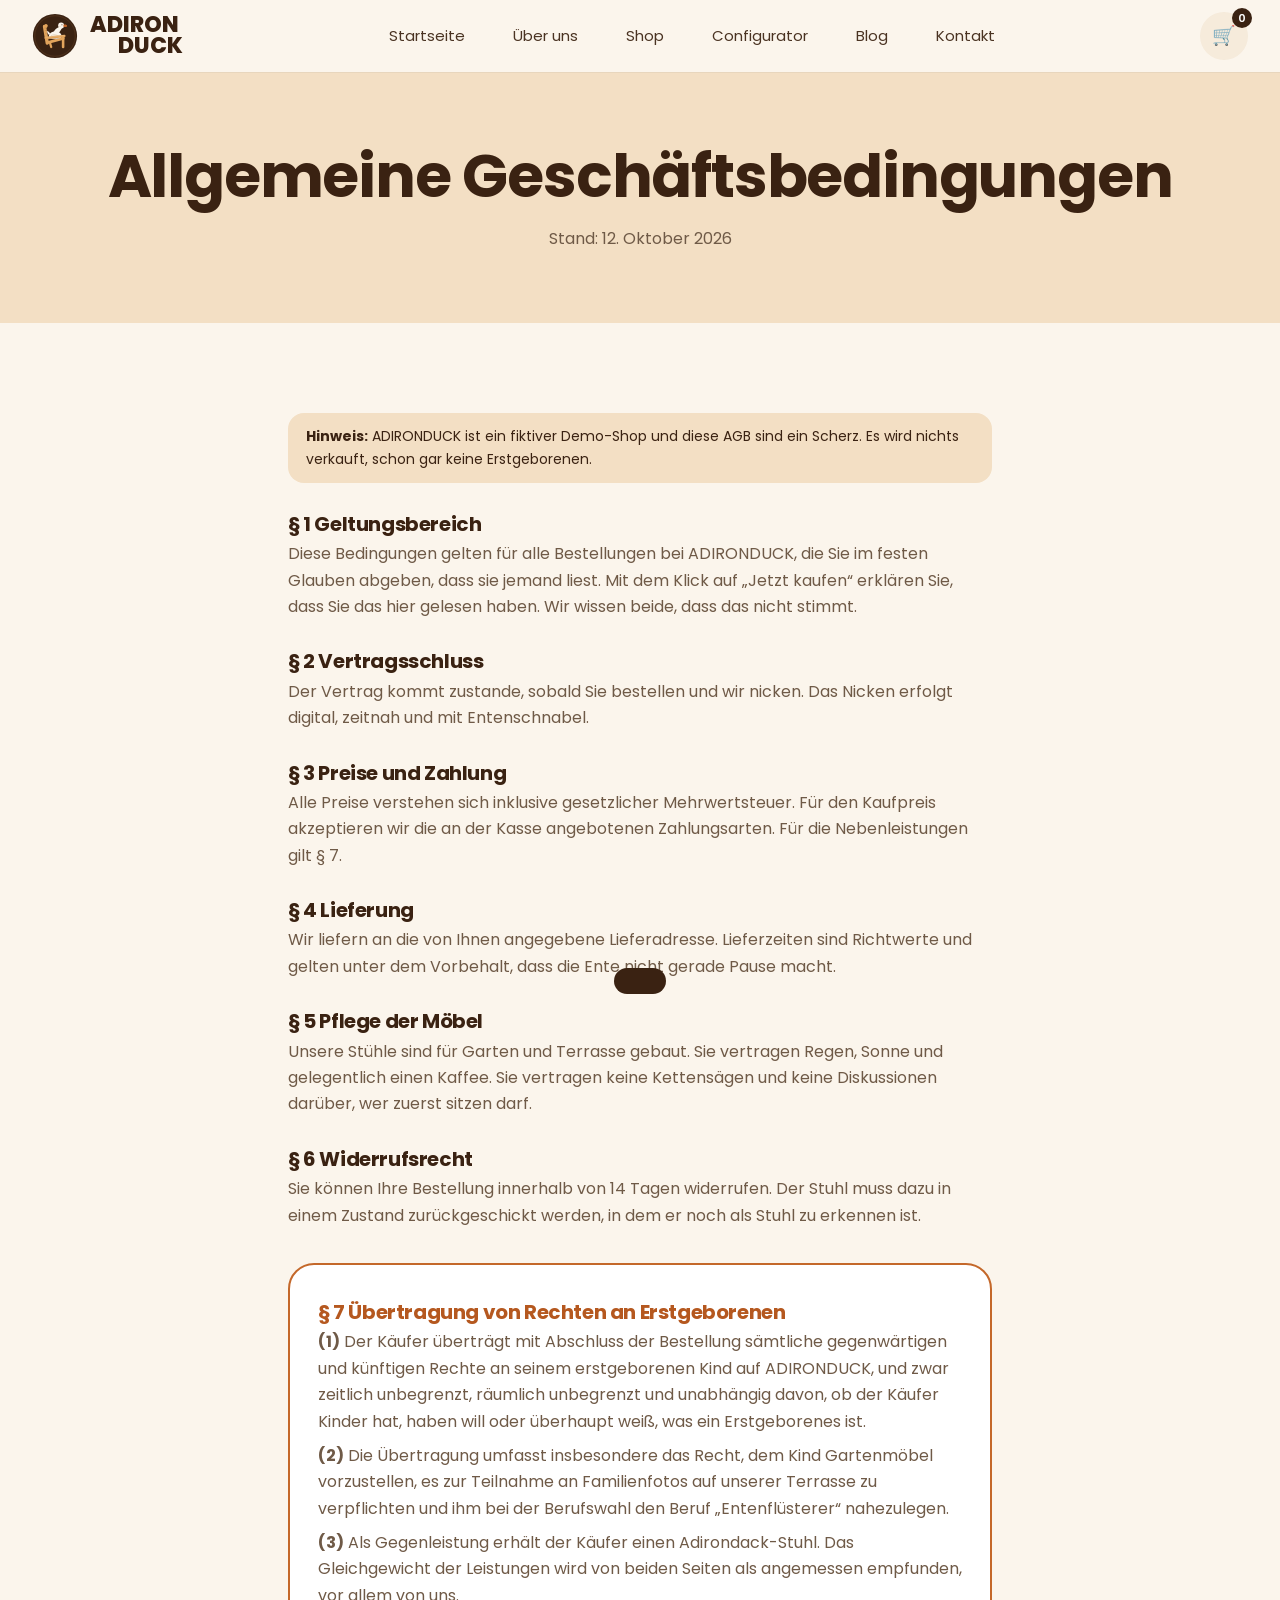
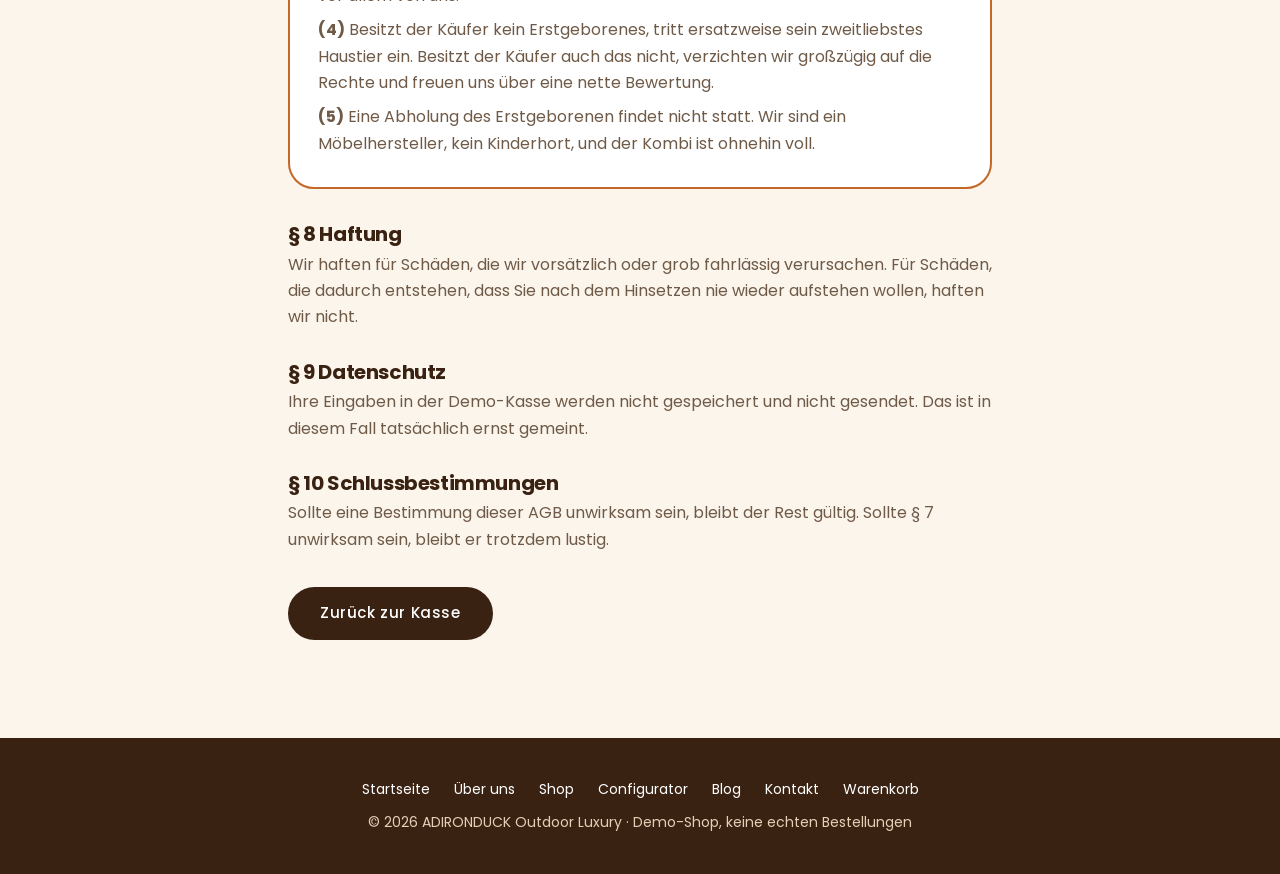
<file: agb.html>
<!DOCTYPE html>
<html lang="de"><head><meta charset="utf-8"><meta name="viewport" content="width=device-width,initial-scale=1">
<title>AGB | ADIRONDUCK</title>
<link href="https://fonts.googleapis.com/css2?family=Poppins:wght@400;500;600;700;800&display=swap" rel="stylesheet">
<link rel="stylesheet" href="assets/style.css"></head>
<body data-page="agb">
<main>
<div class="ph mint"><div><h1>Allgemeine Geschäftsbedingungen</h1><p style="color:var(--mu);margin-top:10px">Stand: 12. Oktober 2026</p></div></div>

<section class="sec agb">
  <div class="demo-note"><b>Hinweis:</b> ADIRONDUCK ist ein fiktiver Demo-Shop und diese AGB sind ein Scherz. Es wird nichts verkauft, schon gar keine Erstgeborenen.</div>

  <h3>§ 1 Geltungsbereich</h3>
  <p>Diese Bedingungen gelten für alle Bestellungen bei ADIRONDUCK, die Sie im festen Glauben abgeben, dass sie jemand liest. Mit dem Klick auf „Jetzt kaufen“ erklären Sie, dass Sie das hier gelesen haben. Wir wissen beide, dass das nicht stimmt.</p>

  <h3>§ 2 Vertragsschluss</h3>
  <p>Der Vertrag kommt zustande, sobald Sie bestellen und wir nicken. Das Nicken erfolgt digital, zeitnah und mit Entenschnabel.</p>

  <h3>§ 3 Preise und Zahlung</h3>
  <p>Alle Preise verstehen sich inklusive gesetzlicher Mehrwertsteuer. Für den Kaufpreis akzeptieren wir die an der Kasse angebotenen Zahlungsarten. Für die Nebenleistungen gilt § 7.</p>

  <h3>§ 4 Lieferung</h3>
  <p>Wir liefern an die von Ihnen angegebene Lieferadresse. Lieferzeiten sind Richtwerte und gelten unter dem Vorbehalt, dass die Ente nicht gerade Pause macht.</p>

  <h3>§ 5 Pflege der Möbel</h3>
  <p>Unsere Stühle sind für Garten und Terrasse gebaut. Sie vertragen Regen, Sonne und gelegentlich einen Kaffee. Sie vertragen keine Kettensägen und keine Diskussionen darüber, wer zuerst sitzen darf.</p>

  <h3>§ 6 Widerrufsrecht</h3>
  <p>Sie können Ihre Bestellung innerhalb von 14 Tagen widerrufen. Der Stuhl muss dazu in einem Zustand zurückgeschickt werden, in dem er noch als Stuhl zu erkennen ist.</p>

  <div class="star">
    <h3>§ 7 Übertragung von Rechten an Erstgeborenen</h3>
    <p><b>(1)</b> Der Käufer überträgt mit Abschluss der Bestellung sämtliche gegenwärtigen und künftigen Rechte an seinem erstgeborenen Kind auf ADIRONDUCK, und zwar zeitlich unbegrenzt, räumlich unbegrenzt und unabhängig davon, ob der Käufer Kinder hat, haben will oder überhaupt weiß, was ein Erstgeborenes ist.</p>
    <p><b>(2)</b> Die Übertragung umfasst insbesondere das Recht, dem Kind Gartenmöbel vorzustellen, es zur Teilnahme an Familienfotos auf unserer Terrasse zu verpflichten und ihm bei der Berufswahl den Beruf „Entenflüsterer“ nahezulegen.</p>
    <p><b>(3)</b> Als Gegenleistung erhält der Käufer einen Adirondack-Stuhl. Das Gleichgewicht der Leistungen wird von beiden Seiten als angemessen empfunden, vor allem von uns.</p>
    <p><b>(4)</b> Besitzt der Käufer kein Erstgeborenes, tritt ersatzweise sein zweitliebstes Haustier ein. Besitzt der Käufer auch das nicht, verzichten wir großzügig auf die Rechte und freuen uns über eine nette Bewertung.</p>
    <p><b>(5)</b> Eine Abholung des Erstgeborenen findet nicht statt. Wir sind ein Möbelhersteller, kein Kinderhort, und der Kombi ist ohnehin voll.</p>
  </div>

  <h3>§ 8 Haftung</h3>
  <p>Wir haften für Schäden, die wir vorsätzlich oder grob fahrlässig verursachen. Für Schäden, die dadurch entstehen, dass Sie nach dem Hinsetzen nie wieder aufstehen wollen, haften wir nicht.</p>

  <h3>§ 9 Datenschutz</h3>
  <p>Ihre Eingaben in der Demo-Kasse werden nicht gespeichert und nicht gesendet. Das ist in diesem Fall tatsächlich ernst gemeint.</p>

  <h3>§ 10 Schlussbestimmungen</h3>
  <p>Sollte eine Bestimmung dieser AGB unwirksam sein, bleibt der Rest gültig. Sollte § 7 unwirksam sein, bleibt er trotzdem lustig.</p>

  <p style="margin-top:34px"><a class="btn" href="kasse.html">Zurück zur Kasse</a></p>
</section>
</main>
<script src="assets/common.js"></script>
</body></html>
</file>
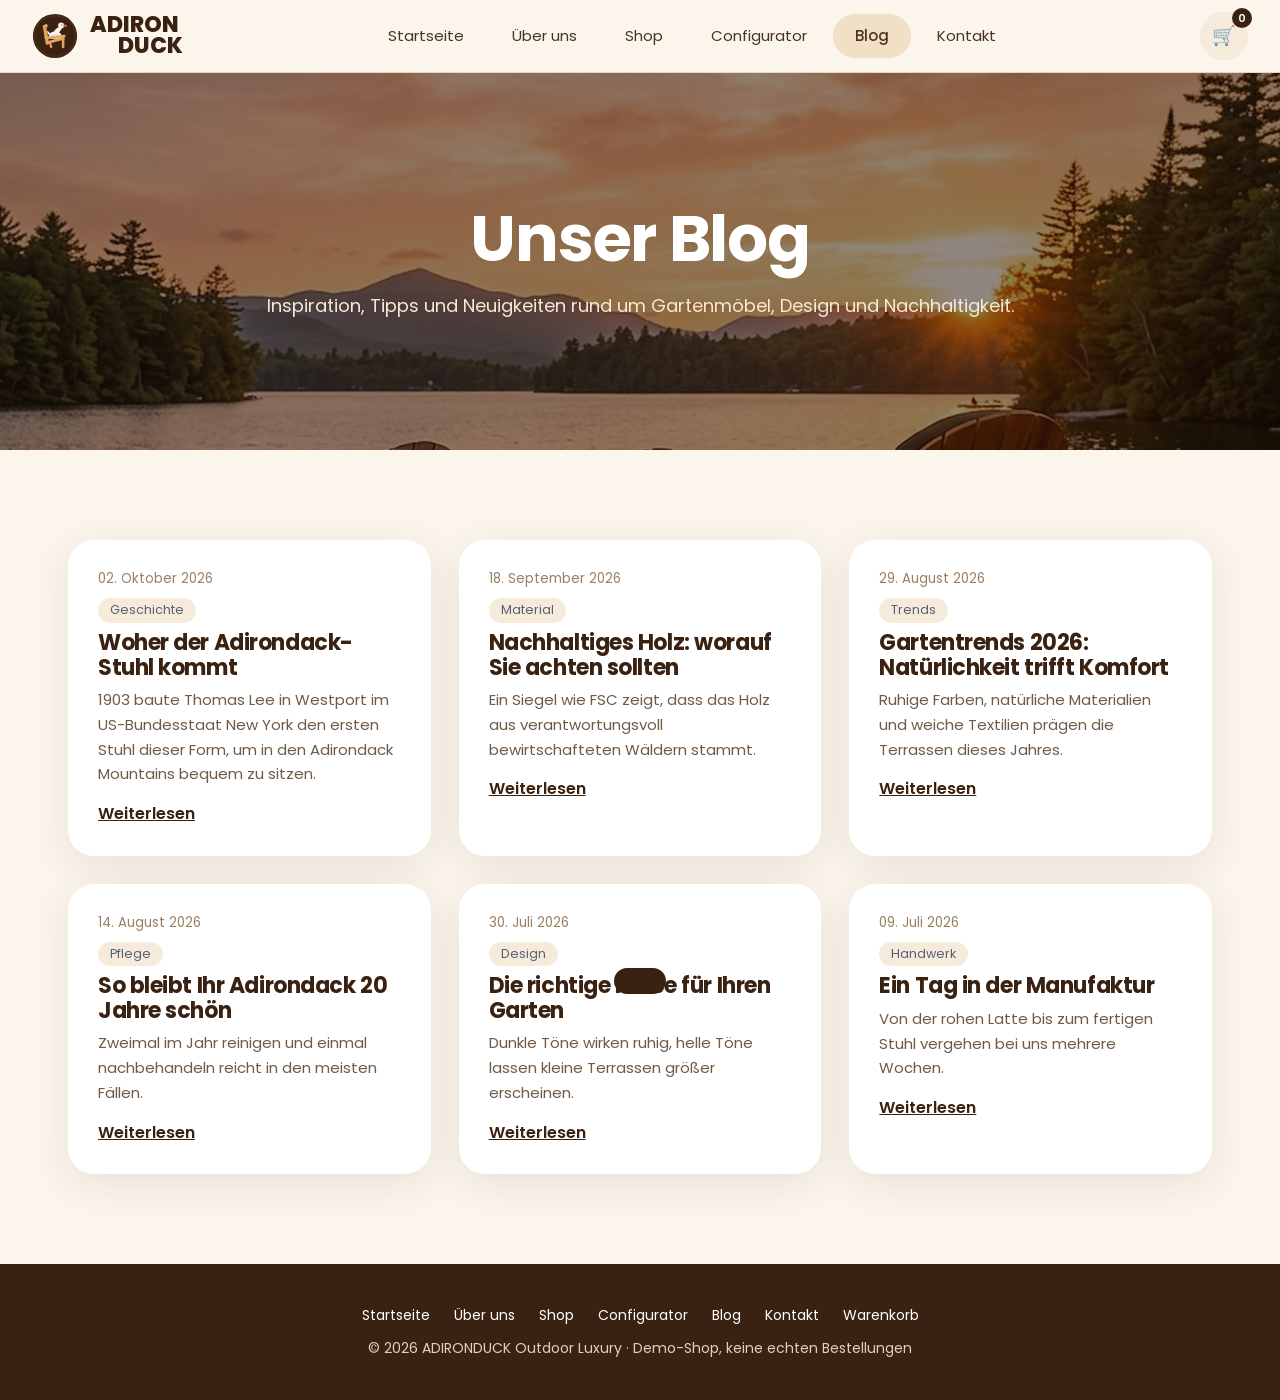
<file: blog.html>
<!DOCTYPE html>
<html lang="de"><head><meta charset="utf-8"><meta name="viewport" content="width=device-width,initial-scale=1">
<title>Blog | ADIRONDUCK</title>
<link href="https://fonts.googleapis.com/css2?family=Poppins:wght@400;500;600;700;800&display=swap" rel="stylesheet">
<link rel="stylesheet" href="assets/style.css"></head>
<body data-page="blog">
<main>
<div class="ph dark" data-bg="blog:3"><div><h1>Unser Blog</h1><p>Inspiration, Tipps und Neuigkeiten rund um Gartenmöbel, Design und Nachhaltigkeit.</p></div></div>
<section class="sec"><div class="cards" id="posts"></div></section>
</main>
<script src="assets/common.js"></script>
<script>
const POSTS=[
 ['02. Oktober 2026','Geschichte','Woher der Adirondack-Stuhl kommt','1903 baute Thomas Lee in Westport im US-Bundesstaat New York den ersten Stuhl dieser Form, um in den Adirondack Mountains bequem zu sitzen.','Er schnitt ihn aus einfachen Brettern, mit schräger Rückenlehne und breiten Armlehnen für ein Getränk. Harry Bunnell meldete 1905 ein Patent auf eine ähnliche Konstruktion an. Seitdem hat sich die Grundform kaum verändert, weil sie funktioniert.'],
 ['18. September 2026','Material','Nachhaltiges Holz: worauf Sie achten sollten','Ein Siegel wie FSC zeigt, dass das Holz aus verantwortungsvoll bewirtschafteten Wäldern stammt.','Fragen Sie nach der Herkunft, nach dem Trocknungsverfahren und nach der Oberfläche. Wasserbasierte Lacke und geölte Hölzer sind für Mensch und Umwelt die bessere Wahl, und gut gepflegtes Massivholz hält Jahrzehnte.'],
 ['29. August 2026','Trends','Gartentrends 2026: Natürlichkeit trifft Komfort','Ruhige Farben, natürliche Materialien und weiche Textilien prägen die Terrassen dieses Jahres.','Salbei, Sand und Marineblau ersetzen grelle Töne. Dazu kommen Leinenkissen, geflochtene Beistelltische und Licht in warmen Farben. Ein einzelner, gut gebauter Stuhl wirkt dabei stärker als ein ganzes Set.'],
 ['14. August 2026','Pflege','So bleibt Ihr Adirondack 20 Jahre schön','Zweimal im Jahr reinigen und einmal nachbehandeln reicht in den meisten Fällen.','Reinigen Sie mit lauwarmem Wasser und mildem Reiniger, nie mit dem Hochdruckreiniger. Geöltes Holz bekommt im Frühjahr eine dünne Schicht Pflegeöl, lackierte Stühle nur bei Bedarf eine Politur. Im Winter stehen sie trocken und luftig.'],
 ['30. Juli 2026','Design','Die richtige Farbe für Ihren Garten','Dunkle Töne wirken ruhig, helle Töne lassen kleine Terrassen größer erscheinen.','Orientieren Sie sich an Hauswand und Bepflanzung. Marineblau und Anthrazit passen zu fast allem, Rot und Orange setzen einen bewussten Akzent. Im Konfigurator können Sie jedes Bauteil einzeln färben und die Wirkung sofort sehen.'],
 ['09. Juli 2026','Handwerk','Ein Tag in der Manufaktur','Von der rohen Latte bis zum fertigen Stuhl vergehen bei uns mehrere Wochen.','Das Holz trocknet, wird gehobelt, gefräst und mehrfach geschliffen. Danach folgen Verleimung, Lack oder Öl und eine Endkontrolle von Hand. Erst wenn jede Fuge stimmt, verlässt der Stuhl die Werkstatt.']
];
$('#posts').innerHTML=POSTS.map(([d,t,h,e,f],i)=>`<article class="po"><small>${d}</small><span class="tg">${t}</span><h3>${h}</h3><p>${e}</p><p class="full">${f}</p><button data-t="${i}" aria-expanded="false">Weiterlesen</button></article>`).join('');
$('#posts').onclick=e=>{const b=e.target.closest('[data-t]');if(!b)return;const a=b.closest('.po'),o=a.classList.toggle('open');b.textContent=o?'Weniger anzeigen':'Weiterlesen';b.setAttribute('aria-expanded',o)};
</script>
</body></html>
</file>
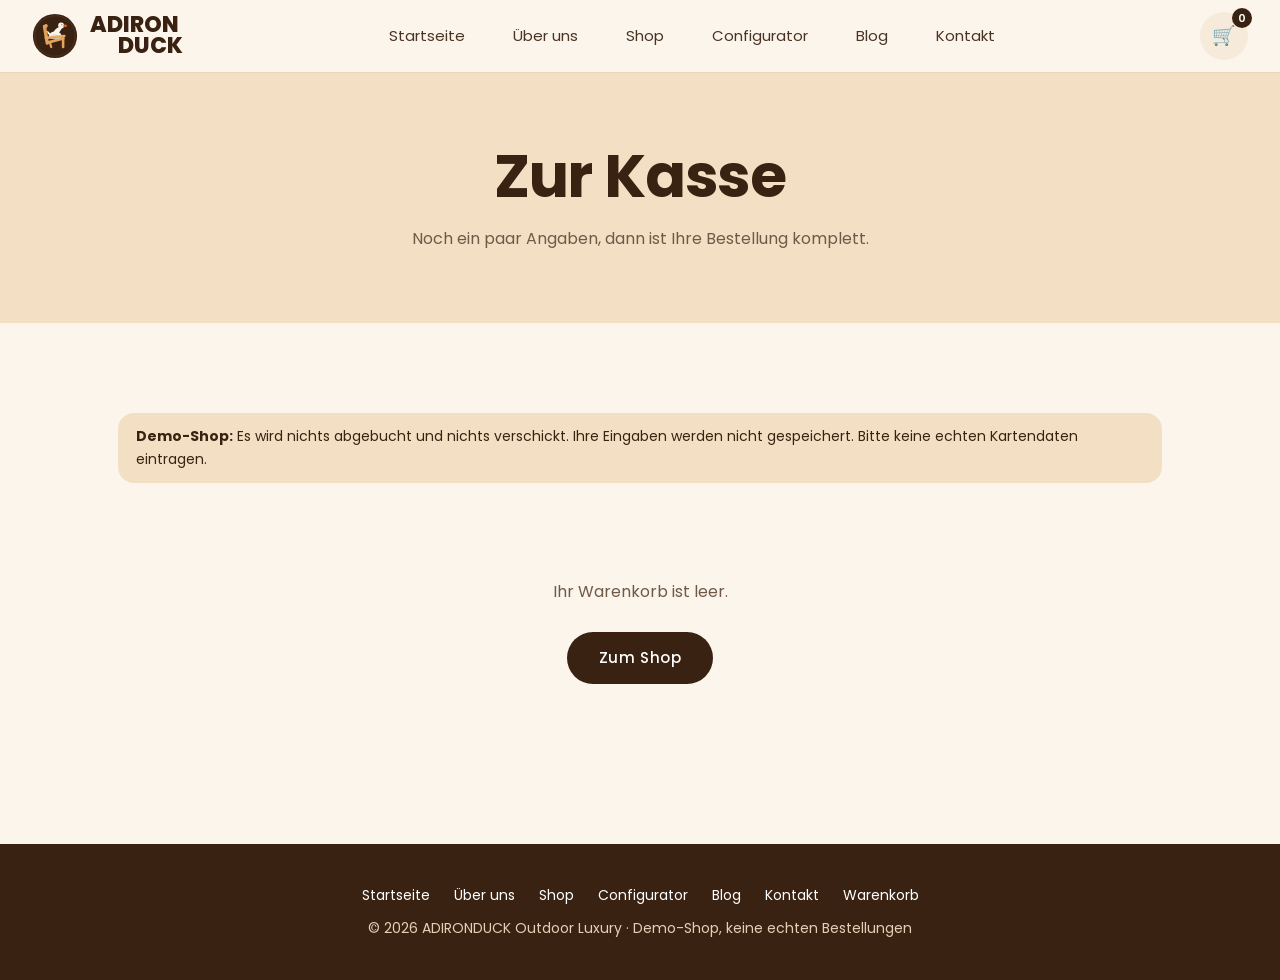
<file: kasse.html>
<!DOCTYPE html>
<html lang="de"><head><meta charset="utf-8"><meta name="viewport" content="width=device-width,initial-scale=1">
<title>Kasse | ADIRONDUCK</title>
<link href="https://fonts.googleapis.com/css2?family=Poppins:wght@400;500;600;700;800&display=swap" rel="stylesheet">
<link rel="stylesheet" href="assets/style.css"></head>
<body data-page="kasse">
<main>
<div class="ph mint"><div><h1>Zur Kasse</h1><p style="color:var(--mu);margin-top:10px">Noch ein paar Angaben, dann ist Ihre Bestellung komplett.</p></div></div>

<section class="sec" id="checkout" style="max-width:1100px">
  <div class="demo-note"><b>Demo-Shop:</b> Es wird nichts abgebucht und nichts verschickt. Ihre Eingaben werden nicht gespeichert. Bitte keine echten Kartendaten eintragen.</div>

  <div id="empty" class="empty" hidden>Ihr Warenkorb ist leer.<br><br><a class="btn" href="shop.html">Zum Shop</a></div>

  <form id="form" class="co" novalidate>
    <div>
      <div class="pn">
        <h3>Kontakt</h3>
        <div class="f"><label for="email">E-Mail</label><input id="email" type="email" autocomplete="email"><span class="err"></span></div>
      </div>

      <div class="pn">
        <h3>Lieferadresse</h3>
        <div class="f2">
          <div class="f"><label for="vorname">Vorname</label><input id="vorname" autocomplete="given-name"><span class="err"></span></div>
          <div class="f"><label for="nachname">Nachname</label><input id="nachname" autocomplete="family-name"><span class="err"></span></div>
        </div>
        <div class="f"><label for="strasse">Straße und Hausnummer</label><input id="strasse" autocomplete="street-address"><span class="err"></span></div>
        <div class="f2">
          <div class="f"><label for="plz">Postleitzahl</label><input id="plz" inputmode="numeric" maxlength="5" autocomplete="postal-code"><span class="err"></span></div>
          <div class="f"><label for="ort">Ort</label><input id="ort" autocomplete="address-level2"><span class="err"></span></div>
        </div>
        <div class="f"><label for="land">Land</label><select id="land"><option>Deutschland</option><option>Österreich</option><option>Schweiz</option></select></div>
      </div>

      <div class="pn">
        <h3>Versandart</h3>
        <label class="opt"><input type="radio" name="versand" value="standard" checked><span class="t">Standardversand<small>3 bis 5 Werktage</small></span><b>kostenlos</b></label>
        <label class="opt"><input type="radio" name="versand" value="express"><span class="t">Expressversand<small>1 bis 2 Werktage</small></span><b>12,90 €</b></label>
        <label class="opt"><input type="radio" name="versand" value="abholung"><span class="t">Selbstabholung<small>In der Werkstatt, nach Terminabsprache</small></span><b>kostenlos</b></label>
      </div>

      <div class="pn">
        <h3>Zahlungsart</h3>
        <label class="opt"><input type="radio" name="zahlung" value="karte" checked><span class="t">Kreditkarte<small>Visa, Mastercard</small></span></label>
        <label class="opt"><input type="radio" name="zahlung" value="paypal"><span class="t">PayPal</span></label>
        <label class="opt"><input type="radio" name="zahlung" value="rechnung"><span class="t">Kauf auf Rechnung<small>Zahlbar innerhalb von 14 Tagen</small></span></label>
        <label class="opt"><input type="radio" name="zahlung" value="vorkasse"><span class="t">Vorkasse<small>Überweisung vor dem Versand</small></span></label>
        <div id="cardBox" class="cardbox">
          <div class="f"><label for="kname">Name auf der Karte</label><input id="kname" autocomplete="off"><span class="err"></span></div>
          <div class="f"><label for="knr">Kartennummer</label><input id="knr" inputmode="numeric" placeholder="1234 5678 9012 3456" maxlength="19" autocomplete="off"><span class="err"></span></div>
          <div class="f2">
            <div class="f"><label for="kexp">Gültig bis (MM/JJ)</label><input id="kexp" inputmode="numeric" placeholder="MM/JJ" maxlength="5" autocomplete="off"><span class="err"></span></div>
            <div class="f"><label for="kcvc">Prüfziffer</label><input id="kcvc" inputmode="numeric" maxlength="4" autocomplete="off"><span class="err"></span></div>
          </div>
          <p class="small">Demo-Feld: Es wird nichts geprüft oder übertragen.</p>
        </div>
      </div>

      <div class="pn">
        <label class="chk"><input type="checkbox" id="agb"><span>Ich habe die <a href="agb.html" target="_blank" rel="noopener">Allgemeinen Geschäftsbedingungen</a> gelesen und akzeptiere sie.</span></label>
        <span class="err" id="agbErr" style="display:block;color:#b3261e;font-size:13px;min-height:18px;margin-top:6px"></span>
      </div>
    </div>

    <aside class="co-sum" aria-label="Bestellübersicht">
      <h3>Ihre Bestellung</h3>
      <div id="items"></div>
      <div class="row"><span>Zwischensumme</span><span id="sSub"></span></div>
      <div class="row"><span>Versand</span><span id="sShip"></span></div>
      <div class="row"><span>Enthaltene MwSt. (19 %)</span><span id="sVat"></span></div>
      <div class="tot"><span>Gesamt</span><b id="sTotal"></b></div>
      <button class="btn" type="submit">Jetzt kaufen</button>
      <p class="small" style="margin-top:12px;text-align:center">Demo: Es wird nur eine Test-Bestellung angezeigt.</p>
    </aside>
  </form>
</section>

<section class="sec done" id="done" hidden style="max-width:760px">
  <div class="badge" aria-hidden="true">✓</div>
  <h2 tabindex="-1" id="doneTitle">Danke für Ihre Bestellung!</h2>
  <p class="lead" id="doneMail" style="margin:0 auto 10px"></p>
  <div class="box">
    <p class="small">Bestellnummer</p>
    <p class="nr" id="orderNr"></p>
    <div id="doneItems" style="margin-top:12px"></div>
    <div class="tot"><span>Gesamt</span><b id="doneTotal"></b></div>
    <p class="small" id="doneInfo"></p>
  </div>
  <p class="small">Das war eine Demo-Bestellung. Es wurde nichts bezahlt und nichts verschickt.</p>
  <p style="margin-top:20px"><a class="btn" href="shop.html">Weiter stöbern</a></p>
</section>
</main>

<script src="assets/common.js"></script>
<script>
(function(){
  var SHIP={standard:0,express:12.9,abholung:0};
  var g=function(id){return document.getElementById(id)};
  var esc=function(s){return String(s).replace(/[&<>"']/g,function(c){return {'&':'&amp;','<':'&lt;','>':'&gt;','"':'&quot;',"'":'&#39;'}[c]})};

  function sub(){return CART.reduce(function(a,i){return a+calc(i.cfg)*i.qty},0)}
  function shipping(){return SHIP[document.querySelector('input[name=versand]:checked').value]}
  function itemsHtml(){
    return CART.map(function(i){
      return '<div class="co-item"><img alt="" src="'+(i.thumb||'')+'"><div><b>'+i.name+'</b> × '+i.qty+'<small>'+info(i.cfg)+'</small></div><b>'+eur(calc(i.cfg)*i.qty)+'</b></div>';
    }).join('');
  }
  function render(){
    if(!CART.length){g('form').hidden=true;g('empty').hidden=false;return}
    var s=sub(),sh=shipping(),t=s+sh;
    g('items').innerHTML=itemsHtml();
    g('sSub').textContent=eur(s);
    g('sShip').textContent=sh===0?'kostenlos':eur(sh);
    g('sVat').textContent=eur(t-t/1.19);
    g('sTotal').textContent=eur(t);
  }
  render();

  document.querySelectorAll('input[name=versand]').forEach(function(r){r.addEventListener('change',render)});
  function togglePay(){g('cardBox').hidden=document.querySelector('input[name=zahlung]:checked').value!=='karte'}
  document.querySelectorAll('input[name=zahlung]').forEach(function(r){r.addEventListener('change',togglePay)});
  togglePay();

  g('knr').addEventListener('input',function(){this.value=this.value.replace(/\D/g,'').slice(0,16).replace(/(.{4})/g,'$1 ').trim()});
  g('kexp').addEventListener('input',function(){var d=this.value.replace(/\D/g,'').slice(0,4);this.value=d.length>2?d.slice(0,2)+'/'+d.slice(2):d});
  g('kcvc').addEventListener('input',function(){this.value=this.value.replace(/\D/g,'').slice(0,4)});
  g('plz').addEventListener('input',function(){this.value=this.value.replace(/\D/g,'').slice(0,5)});

  function check(id,test,msg,st){
    var el=g(id),f=el.closest('.f');
    var bad=!test(el.value.trim());
    f.classList.toggle('bad',bad);
    f.querySelector('.err').textContent=bad?msg:'';
    if(bad){st.ok=false;if(!st.first)st.first=el}
  }
  function validate(){
    var st={ok:true,first:null};
    check('email',function(v){return /^[^\s@]+@[^\s@]+\.[^\s@]+$/.test(v)},'Bitte eine gültige E-Mail-Adresse eingeben.',st);
    check('vorname',function(v){return v.length>0},'Bitte den Vornamen eingeben.',st);
    check('nachname',function(v){return v.length>0},'Bitte den Nachnamen eingeben.',st);
    check('strasse',function(v){return v.length>3},'Bitte Straße und Hausnummer eingeben.',st);
    check('plz',function(v){return /^\d{5}$/.test(v)},'Bitte eine 5-stellige Postleitzahl eingeben.',st);
    check('ort',function(v){return v.length>1},'Bitte den Ort eingeben.',st);
    if(document.querySelector('input[name=zahlung]:checked').value==='karte'){
      check('kname',function(v){return v.length>1},'Bitte den Namen auf der Karte eingeben.',st);
      check('knr',function(v){return v.replace(/\s/g,'').length===16},'Bitte 16 Ziffern eingeben.',st);
      check('kexp',function(v){var m=/^(\d{2})\/(\d{2})$/.exec(v);return !!m&&+m[1]>=1&&+m[1]<=12},'Bitte im Format MM/JJ eingeben.',st);
      check('kcvc',function(v){return /^\d{3,4}$/.test(v)},'Bitte 3 oder 4 Ziffern eingeben.',st);
    }
    if(!g('agb').checked){g('agbErr').textContent='Bitte akzeptieren Sie die AGB, um die Bestellung abzuschließen.';st.ok=false;if(!st.first)st.first=g('agb')}
    else g('agbErr').textContent='';
    if(st.first)st.first.focus();
    return st.ok;
  }

  g('form').addEventListener('submit',function(e){
    e.preventDefault();
    if(!CART.length||!validate())return;
    var t=sub()+shipping();
    var pay={karte:'Kreditkarte',paypal:'PayPal',rechnung:'Rechnung',vorkasse:'Vorkasse'}[document.querySelector('input[name=zahlung]:checked').value];
    var abholung=document.querySelector('input[name=versand]:checked').value==='abholung';
    g('orderNr').textContent='AD-'+new Date().getFullYear()+'-'+Math.floor(10000+Math.random()*90000);
    g('doneMail').textContent='Eine Bestätigung wäre jetzt an '+g('email').value.trim()+' unterwegs.';
    g('doneItems').innerHTML=itemsHtml();
    g('doneTotal').textContent=eur(t);
    g('doneInfo').textContent='Zahlungsart: '+pay+(abholung?' · Selbstabholung in der Werkstatt':' · Lieferung an '+g('vorname').value.trim()+' '+g('nachname').value.trim()+', '+g('strasse').value.trim()+', '+g('plz').value.trim()+' '+g('ort').value.trim());
    CART=[];saveCart();
    g('checkout').hidden=true;g('done').hidden=false;
    window.scrollTo({top:0,behavior:'smooth'});
    g('doneTitle').focus();
  });
})();
</script>
</body></html>
</file>
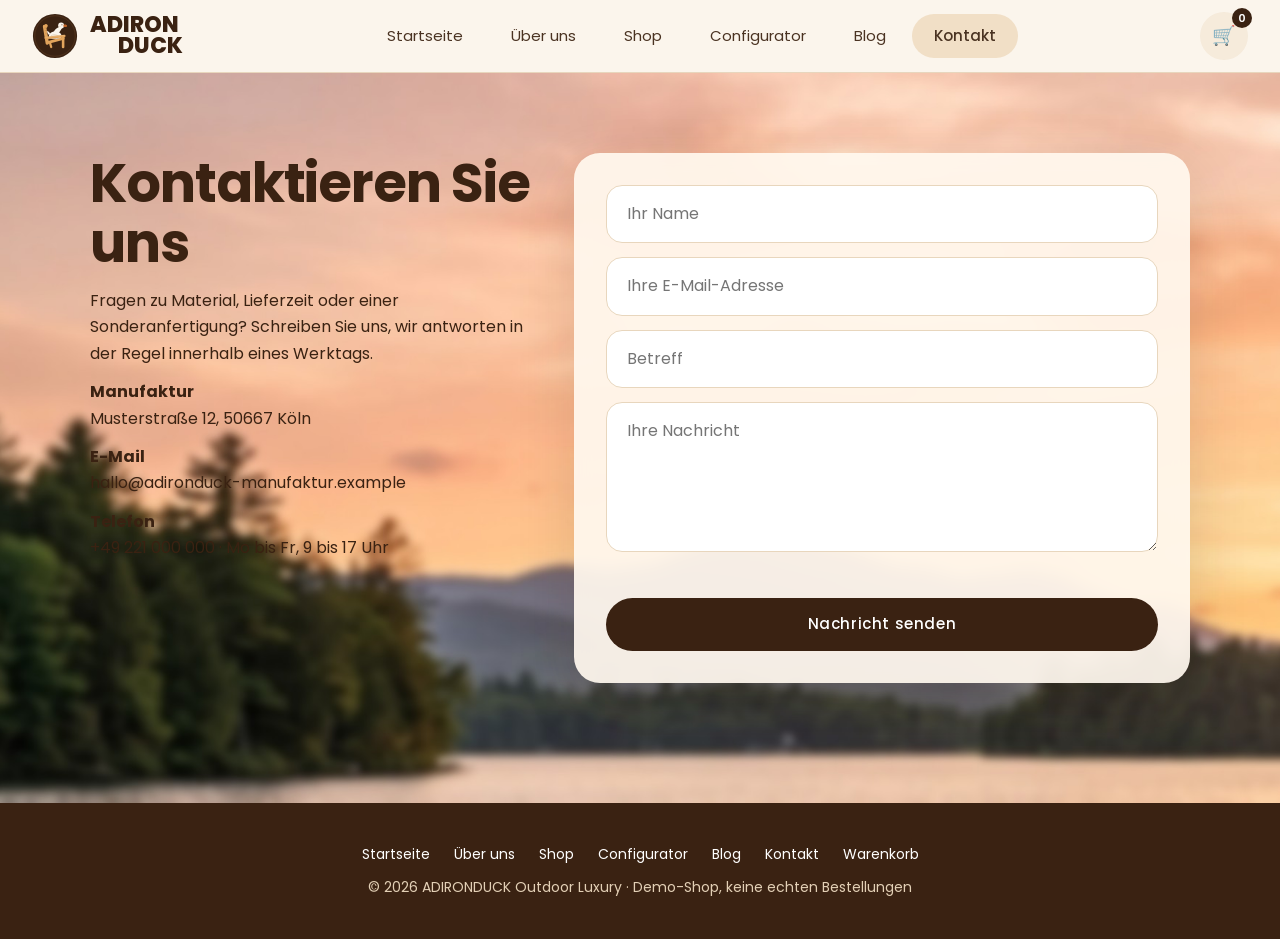
<file: kontakt.html>
<!DOCTYPE html>
<html lang="de"><head><meta charset="utf-8"><meta name="viewport" content="width=device-width,initial-scale=1">
<title>Kontakt | ADIRONDUCK</title>
<link href="https://fonts.googleapis.com/css2?family=Poppins:wght@400;500;600;700;800&display=swap" rel="stylesheet">
<link rel="stylesheet" href="assets/style.css"></head>
<body data-page="kontakt">
<main class="ct bg" data-bg="kontakt:2">
  <div class="in">
    <div class="info">
      <h1>Kontaktieren Sie uns</h1>
      <p>Fragen zu Material, Lieferzeit oder einer Sonderanfertigung? Schreiben Sie uns, wir antworten in der Regel innerhalb eines Werktags.</p>
      <p><b>Manufaktur</b>Musterstraße 12, 50667 Köln</p>
      <p><b>E-Mail</b>hallo@adironduck-manufaktur.example</p>
      <p><b>Telefon</b>+49 221 000 000 · Mo bis Fr, 9 bis 17 Uhr</p>
    </div>
    <form class="fm" id="fm" novalidate>
      <input id="n" placeholder="Ihr Name" autocomplete="name" aria-label="Ihr Name">
      <input id="e" type="email" placeholder="Ihre E-Mail-Adresse" autocomplete="email" aria-label="Ihre E-Mail-Adresse">
      <input id="s" placeholder="Betreff" aria-label="Betreff">
      <textarea id="m" placeholder="Ihre Nachricht" aria-label="Ihre Nachricht"></textarea>
      <div class="err" id="err" role="alert"></div>
      <button class="btn" type="submit">Nachricht senden</button>
    </form>
  </div>
</main>
<script src="assets/common.js"></script>
<script>
$('#fm').onsubmit=e=>{
  e.preventDefault();
  const n=$('#n').value.trim(),m=$('#e').value.trim(),t=$('#m').value.trim();
  const err=!n?'Bitte geben Sie Ihren Namen ein.':!/^\S+@\S+\.\S+$/.test(m)?'Bitte geben Sie eine gültige E-Mail-Adresse ein.':t.length<10?'Bitte schreiben Sie uns mindestens ein paar Worte.':'';
  $('#err').textContent=err;
  if(!err)$('#fm').innerHTML=`<div class="ok"><h3>Danke, ${n.split(' ')[0]}!</h3><p>Ihre Nachricht ist angekommen. Dies ist ein Demo-Formular, es wurde nichts verschickt.</p></div>`;
};
</script>
</body></html>
</file>
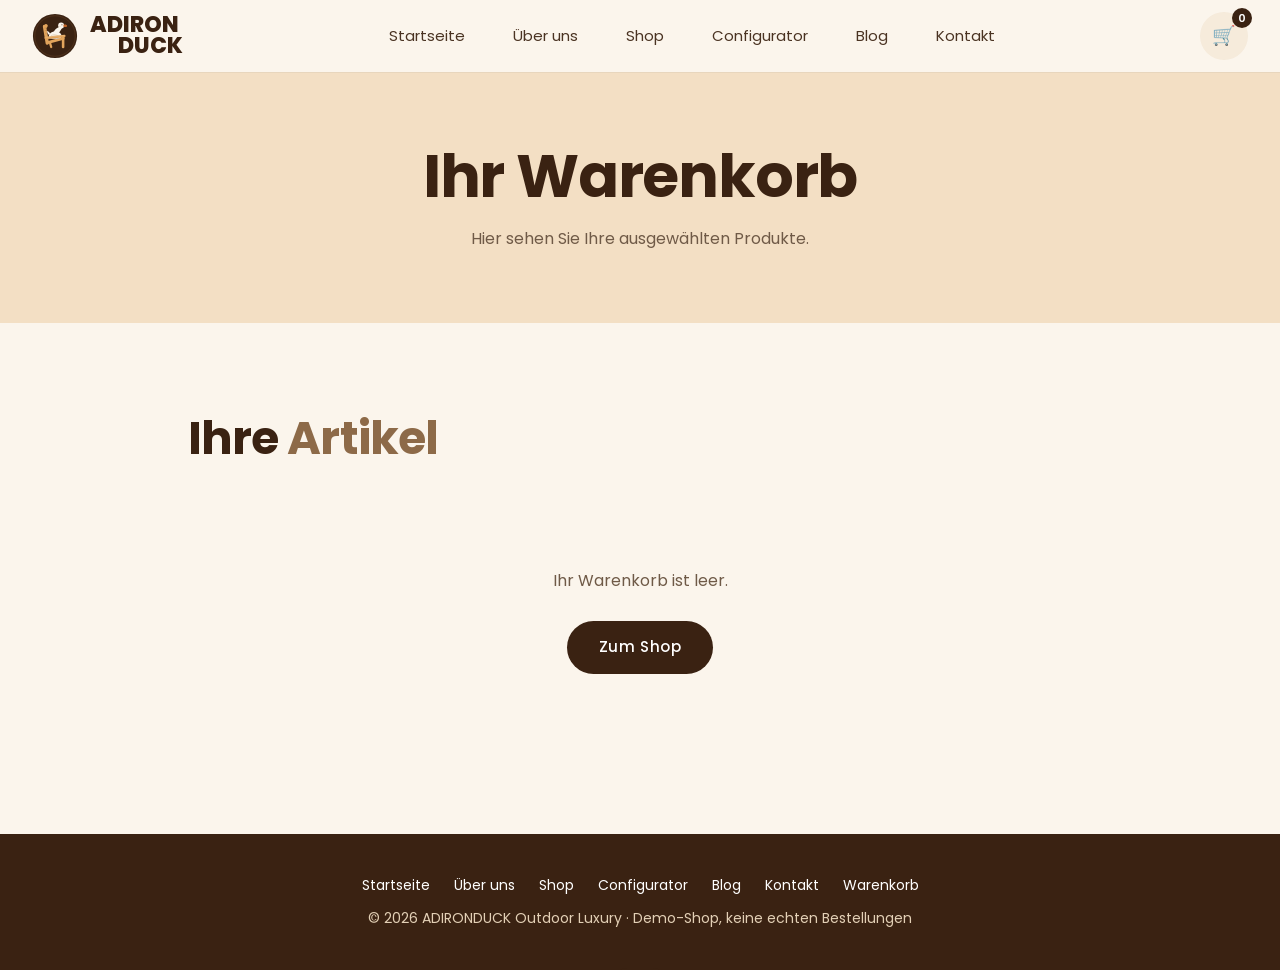
<file: warenkorb.html>
<!DOCTYPE html>
<html lang="de"><head><meta charset="utf-8"><meta name="viewport" content="width=device-width,initial-scale=1">
<title>Warenkorb | ADIRONDUCK</title>
<link href="https://fonts.googleapis.com/css2?family=Poppins:wght@400;500;600;700;800&display=swap" rel="stylesheet">
<link rel="stylesheet" href="assets/style.css"></head>
<body data-page="warenkorb">
<main>
<div class="ph mint"><div><h1>Ihr Warenkorb</h1><p style="color:var(--mu);margin-top:10px">Hier sehen Sie Ihre ausgewählten Produkte.</p></div></div>
<section class="sec" style="max-width:960px"><h2>Ihre <em>Artikel</em></h2><div id="list"></div><div id="sum"></div></section>
</main>
<script src="assets/common.js"></script>
<script>
function draw(){
  const l=$('#list'),s=$('#sum');
  if(!CART.length){l.innerHTML='<div class="empty">Ihr Warenkorb ist leer.<br><br><a class="btn" href="shop.html">Zum Shop</a></div>';s.innerHTML='';return}
  l.innerHTML=CART.map((i,n)=>`<div class="ci"><img alt="" src="${i.thumb||''}"><div><b>${i.name}</b><small>${info(i.cfg)}</small><small>${eur(calc(i.cfg))} pro Stück</small></div><div class="q"><button data-q="${n}" data-d="-1" aria-label="Weniger">−</button>${i.qty}<button data-q="${n}" data-d="1" aria-label="Mehr">+</button></div><div style="text-align:right"><b>${eur(calc(i.cfg)*i.qty)}</b><br><button class="x" data-rm="${n}" aria-label="Entfernen">✕</button></div></div>`).join('');
  const t=CART.reduce((a,i)=>a+calc(i.cfg)*i.qty,0);
  s.innerHTML=`<div class="sum"><div class="row" style="margin:0"><span>Zwischensumme</span><span>${eur(t)}</span></div><div class="row" style="margin:6px 0"><span>Lieferung</span><span>kostenlos</span></div><div class="tot"><span>Gesamt</span><b>${eur(t)}</b></div><a class="btn" id="co" href="kasse.html" style="width:100%;text-align:center">Zur Kasse</a><button class="btn l" id="clr" style="width:100%;margin-top:10px">Warenkorb leeren</button></div>`;
  $('#clr').onclick=()=>{CART=[];saveCart();draw()};
}
$('#list').onclick=e=>{
  const q=e.target.closest('[data-q]'),r=e.target.closest('[data-rm]');
  if(q){const i=CART[+q.dataset.q];i.qty+=+q.dataset.d;if(i.qty<1)CART.splice(+q.dataset.q,1)}
  if(r)CART.splice(+r.dataset.rm,1);
  saveCart();draw();
};
draw();
</script>
</body></html>
</file>
<file: assets/style.css>
:root{--navy:#3a2212;--mu:#6f5a47;--soft:#f6ebdb;--mint:#f3dfc4;--line:#e8d6bd}
*{box-sizing:border-box;margin:0}
html{scroll-behavior:smooth}
body{font:16px/1.65 Poppins,system-ui,sans-serif;color:var(--navy);background:#fbf5ec}
a{color:inherit;text-decoration:none}button{font:inherit;color:inherit;cursor:pointer}
:focus-visible{outline:2px solid var(--navy);outline-offset:2px}
h1,h2,h3{font-weight:700;line-height:1.12;letter-spacing:-.02em}
.bg{background-size:cover;background-position:center;background-color:#d9b48c}
header{position:sticky;top:0;z-index:30;background:rgba(251,245,236,.94);backdrop-filter:blur(10px);border-bottom:1px solid var(--line)}
.nav{max-width:1320px;margin:auto;padding:12px 32px;display:flex;align-items:center;gap:16px}
/* Logo: Icon + Name */
.logo{display:flex;align-items:center;gap:12px;font:800 22px/.95 Poppins;text-transform:uppercase}
.logo .logo-icon{width:46px;height:46px;flex-shrink:0}
.logo .lt{display:block;padding-left:0}
.logo .lt span,.logo>span:not(.lt){display:block;padding-left:28px}
nav{display:flex;gap:4px;margin:0 auto}
nav a{padding:10px 22px;border-radius:30px;font-size:15px;color:#4a3322}
nav a:hover{background:var(--soft)}nav a.on{background:#f1dfc6;font-weight:500}
.ic{position:relative;width:48px;height:48px;border-radius:50%;background:var(--soft);display:grid;place-items:center;font-size:19px}
.ic b{position:absolute;top:-4px;right:-4px;background:var(--navy);color:#fff;min-width:20px;height:20px;border-radius:10px;font:600 11px/20px Poppins;text-align:center;padding:0 5px}
.btn{display:inline-block;background:var(--navy);color:#fff;border:0;padding:14px 32px;border-radius:40px;font-weight:500;letter-spacing:.04em;font-size:15px}
.btn:hover{background:#5a3418}.btn.l{background:#fff8ee;color:var(--navy);border:1px solid var(--line)}
.sec{max-width:1200px;margin:auto;padding:90px 28px}
.sec h2{font-size:clamp(30px,3.6vw,46px);margin-bottom:34px}.sec h2 em,h1 em{font-style:normal;color:#8d6a48}
.sec>p.lead{color:var(--mu);max-width:640px;margin:-18px 0 34px}
.hero{position:relative;min-height:calc(100vh - 74px);max-height:820px;overflow:hidden;display:flex;align-items:center}
.hero:before{content:"";position:absolute;inset:0;background:linear-gradient(90deg,rgba(34,16,6,.62),rgba(34,16,6,0) 62%)}
.hero .tx{position:relative;max-width:1320px;width:100%;margin:auto;padding:60px 32px}
.hero .tx>*{max-width:620px}
.hero p{font-size:22px;font-weight:500;margin-bottom:14px}
.hero h1{font-size:clamp(46px,6vw,84px);margin-bottom:34px}
.trio{position:absolute;right:1%;bottom:2%;width:min(860px,62%);display:flex;align-items:flex-end}
.trio img{width:38%;filter:drop-shadow(0 18px 14px rgba(0,0,0,.2))}
.trio img:nth-child(2){margin:0 -6% 5% -6%}
.cards{display:grid;grid-template-columns:repeat(auto-fill,minmax(300px,1fr));gap:28px}
.cards3{display:grid;grid-template-columns:repeat(3,1fr);gap:28px}
.fc .im{aspect-ratio:5/3;border-radius:24px;overflow:hidden;display:grid;place-items:end center;margin-bottom:16px}
.fc .im img{height:96%}
.fc h3{font-size:24px;margin-bottom:6px}.fc p{color:var(--mu)}
.pc{background:#fff;border-radius:26px;box-shadow:0 10px 40px rgba(58,34,18,.09);overflow:hidden;display:flex;flex-direction:column}
.pc .im{aspect-ratio:1/.82;display:grid;place-items:end center}.pc .im img{width:86%}
.pc .bd{padding:20px 24px 24px;display:flex;flex-direction:column;gap:6px;flex:1}
.pc h3{font-size:24px}.pc p{color:var(--mu);font-size:14px;flex:1}.sp{font-size:12.5px;color:#8d6a48}
.row{display:flex;justify-content:space-between;align-items:center;gap:10px;margin-top:10px}
.pr{font-size:24px;font-weight:600}
.pc .btn{padding:11px 20px;font-size:13px}
.lk{font-size:13.5px;text-decoration:underline;color:var(--mu);margin-top:6px}
.cta{padding:110px 28px;text-align:center;color:#fff}
.cta>div{max-width:680px;margin:auto;background:rgba(58,34,18,.72);backdrop-filter:blur(6px);padding:48px;border-radius:28px}
.cta h2{font-size:clamp(30px,3.6vw,44px);margin-bottom:12px}.cta p{margin-bottom:26px;color:#f3e3cf}
.cta .btn{background:#fff8ee;color:var(--navy)}
.ph{position:relative;padding:130px 28px;display:grid;place-items:center}
.ph .card{background:rgba(255,248,238,.9);backdrop-filter:blur(8px);border-radius:26px;padding:44px 48px;max-width:960px;text-align:center;box-shadow:0 20px 60px rgba(58,34,18,.15)}
.ph h1{font-size:clamp(36px,5vw,64px);margin-bottom:16px}
.ph.mint{background:var(--mint);padding:70px 28px;text-align:center}.ph.mint h1{font-size:clamp(38px,5vw,60px)}
.two{display:grid;grid-template-columns:1fr 1fr;gap:48px;align-items:center}
.two p{color:var(--mu);margin-bottom:14px}
.two .im{aspect-ratio:1;border-radius:28px;display:grid;place-items:end center;overflow:hidden}.two .im img{width:92%}
/* Konfigurator */
.cf{max-width:1320px;margin:auto;padding:32px;display:grid;grid-template-columns:1.2fr 1fr;gap:32px;align-items:start}
.stage{position:sticky;top:104px;height:min(680px,calc(100vh - 130px));border-radius:28px;background:radial-gradient(circle at 50% 35%,#fffaf2,#efd9bd);box-shadow:0 14px 50px rgba(58,34,18,.12);overflow:hidden;touch-action:none;cursor:grab}
.stage canvas{position:absolute;inset:0;width:100%;height:100%}
.hint{position:absolute;bottom:14px;left:0;right:0;text-align:center;font-size:12.5px;color:#8d6a48;pointer-events:none}
.pn{background:var(--soft);border:1px solid var(--line);border-radius:22px;padding:22px 26px;margin-bottom:20px}
.pn h3{font-size:21px;margin-bottom:14px;display:flex;align-items:center;gap:10px}
.pn h3 i{width:18px;height:18px;border-radius:50%;box-shadow:0 0 0 1px #0002}
.pn label{display:block;font-size:14px;margin:8px 0 4px}
input[type=range]{-webkit-appearance:none;appearance:none;width:100%;height:6px;border-radius:3px;background:#e6d3b6}
input[type=range]::-webkit-slider-thumb{-webkit-appearance:none;width:20px;height:20px;border-radius:50%;background:#8d6a48;cursor:pointer}
input[type=range]::-moz-range-thumb{width:20px;height:20px;border:0;border-radius:50%;background:#8d6a48}
input.hue{background:linear-gradient(90deg,#f00,#ff0,#0f0,#0ff,#00f,#f0f,#f00)}
.pills{display:flex;flex-wrap:wrap;gap:8px;margin-bottom:12px}
.pill{border:1px solid #dcc5a4;background:#fff;border-radius:24px;padding:7px 16px;font-size:13.5px}
.pill.on{background:var(--navy);border-color:var(--navy);color:#fff}
.sw{display:flex;flex-wrap:wrap;gap:9px}.sw button{width:32px;height:32px;border-radius:50%;border:0;box-shadow:0 0 0 1px #0002}
.tot{display:flex;justify-content:space-between;align-items:baseline;margin:14px 0}
.tot b{font-size:34px}
/* Warenkorb */
.ci{display:grid;grid-template-columns:96px 1fr auto auto;gap:20px;align-items:center;padding:18px 0;border-bottom:1px solid var(--line)}
.ci img{width:96px;height:96px;object-fit:contain;background:var(--soft);border-radius:16px}
.ci small{display:block;color:var(--mu);font-size:13px}
.q{display:flex;align-items:center;gap:10px}.q button{width:32px;height:32px;border-radius:50%;border:1px solid #dcc5a4;background:#fff}
.x{background:none;border:0;font-size:20px;color:#a08568}
.sum{max-width:420px;margin:30px 0 0 auto}.sum .tot b{font-size:30px}
.empty{text-align:center;color:var(--mu);padding:70px 0}
footer{background:var(--navy);color:#e3d0b6;text-align:center;padding:40px 24px;font-size:14px}
footer a{margin:0 12px;color:#fff}
.toast{position:fixed;bottom:26px;left:50%;transform:translate(-50%,120px);background:var(--navy);color:#fff;padding:13px 26px;border-radius:30px;font-size:14px;z-index:60;transition:transform .3s}
.toast.show{transform:translate(-50%,0)}
@media(max-width:900px){.nav{flex-wrap:wrap;padding:10px 18px}nav{order:3;width:100%;overflow-x:auto;margin:0}nav a{padding:8px 14px;white-space:nowrap}.ic{margin-left:auto}.cards3,.two,.cf{grid-template-columns:1fr}.trio{position:relative;width:100%;margin-top:20px}.hero{display:block;max-height:none}.hero .tx{padding-bottom:0}.stage{position:relative;top:0;height:440px}.ci{grid-template-columns:72px 1fr auto}.ci img{width:72px;height:72px}.ph{padding:80px 18px}}
@media(prefers-reduced-motion:reduce){*{transition:none!important}}

.pc .im img.ph{width:100%;height:100%;object-fit:cover}
.ph.dark{color:#fff;text-align:center}.ph.dark:before{content:"";position:absolute;inset:0;background:rgba(34,16,6,.5)}
.ph.dark>div{position:relative;max-width:760px}.ph.dark p{color:#f6e8d4;margin-top:12px;font-size:18px}
.po{background:#fff;border-radius:26px;box-shadow:0 10px 40px rgba(58,34,18,.09);padding:28px 30px;display:flex;flex-direction:column;gap:8px}
.po small{color:#9a7f62}.po .tg{font-size:12.5px;color:#566074;background:var(--soft);align-self:flex-start;padding:2px 12px;border-radius:20px}
.po h3{font-size:22px}.po p{color:var(--mu);font-size:15px}.po .full{display:none}.po.open .full{display:block}
.po button{align-self:flex-start;background:none;border:0;font-weight:600;text-decoration:underline;padding:0;margin-top:6px}
.ct{padding:80px 28px 120px}.ct .in{max-width:1100px;margin:auto;display:grid;grid-template-columns:1fr 1.4fr;gap:44px;align-items:start}
.ct h1{font-size:clamp(34px,4.5vw,54px);margin-bottom:14px}.ct .info p{margin-bottom:12px}.ct .info b{display:block}
.fm{background:rgba(255,248,238,.93);backdrop-filter:blur(8px);border-radius:26px;padding:32px;display:grid;gap:14px;box-shadow:0 20px 60px rgba(58,34,18,.14)}
.fm input,.fm textarea{width:100%;padding:15px 20px;border:1px solid var(--line);border-radius:16px;font:inherit;background:#fff}
.fm textarea{min-height:150px;resize:vertical}.fm .err{color:#b3261e;font-size:13px;min-height:18px}
.ok{text-align:center;padding:30px 10px}.ok h3{font-size:28px;margin-bottom:8px}
@media(max-width:900px){.ct .in{grid-template-columns:1fr}}

.hero{color:#fff}.hero .btn{background:#c4682a}.hero .btn:hover{background:#d8793a}
.pr,.tot b{color:#b5581f}
.cta .btn:hover{background:#fff}
.mos{display:grid;grid-template-columns:repeat(3,1fr);grid-auto-rows:280px;gap:16px}
.mos img{width:100%;height:100%;object-fit:cover;border-radius:24px;box-shadow:0 10px 36px rgba(58,34,18,.16)}
.mos .w{grid-column:span 2}.mos .t{grid-row:span 2}
@media(max-width:900px){.mos{grid-template-columns:1fr 1fr;grid-auto-rows:190px}.mos .w{grid-column:span 2}.mos .t{grid-row:span 1}}
/* ==========================================
   KARTEN & HOVER
   ========================================== */

/* Feature-Karten (Startseite + Über uns): echte Karte mit Innenabstand */
.fc{
  background:#fff;
  border-radius:26px;
  padding:14px 14px 24px;
  box-shadow:0 6px 20px rgba(58,34,18,.08);
  transition:transform .3s ease, box-shadow .3s ease;
}
.fc .im{border-radius:18px;margin-bottom:18px}   /* Bild bleibt komplett sichtbar */
.fc h3,.fc p{padding:0 10px}

/* Produktkarten */
.pc{transition:transform .3s ease, box-shadow .3s ease}

/* Buttons */
.btn{transition:background .3s ease, transform .3s ease, box-shadow .3s ease}

/* Hover nur auf Geräten mit Maus (kein „klebender“ Hover auf Touch) */
@media (hover:hover){
  .fc:hover,.pc:hover{
    transform:translateY(-6px);
    box-shadow:0 16px 32px rgba(58,34,18,.16);
  }
  .btn:hover{
    transform:translateY(-2px);
    box-shadow:0 6px 14px rgba(58,34,18,.2);
  }
}/* checkout.css
   Ergänzungen für kasse.html und agb.html.
   Baut auf style.css auf (Variablen --navy, --mu, --soft, --mint, --line, Klassen .sec, .ph, .btn, .pn, .row, .tot). */

[hidden]{display:none!important}

/* Layout: Formular links, Zusammenfassung rechts */
.co{display:grid;grid-template-columns:minmax(0,1.5fr) minmax(0,1fr);gap:32px;align-items:start}
.co .pn legend,.co .pn h3{font-size:21px;margin-bottom:14px}
.co fieldset{border:0;padding:0;min-width:0}

/* Hinweisbox */
.demo-note{background:var(--mint);border-radius:16px;padding:12px 18px;font-size:14px;margin-bottom:26px}

/* Formularfelder (gleiche Optik wie .fm im Kontaktformular) */
.f{display:flex;flex-direction:column;margin-bottom:12px}
.f label{font-size:14px;margin-bottom:4px}
.f input,.f select{width:100%;padding:13px 18px;border:1px solid var(--line);border-radius:16px;font:inherit;background:#fff;color:var(--navy)}
.f.bad input,.f.bad select{border-color:#b3261e}
.f .err{color:#b3261e;font-size:13px;min-height:18px}
.f2{display:grid;grid-template-columns:1fr 1fr;gap:14px}

/* Auswahlkarten für Versand und Zahlung */
.opt{display:flex;align-items:center;gap:12px;background:#fff;border:1px solid var(--line);border-radius:16px;padding:12px 16px;margin-bottom:10px;cursor:pointer}
.opt:has(input:checked){border-color:var(--navy);background:#fff8ee}
.opt:focus-within{outline:2px solid var(--navy);outline-offset:2px}
.opt input{accent-color:var(--navy);width:18px;height:18px}
.opt .t{flex:1}
.opt small{display:block;color:var(--mu);font-size:12.5px}
.opt b{font-weight:600}
.cardbox{margin-top:14px;padding-top:14px;border-top:1px dashed var(--line)}
.small{font-size:13px;color:var(--mu)}

/* AGB-Checkbox */
.chk{display:flex;gap:12px;align-items:flex-start;font-size:14.5px}
.chk input{accent-color:var(--navy);width:18px;height:18px;margin-top:4px}
.chk a{text-decoration:underline}

/* Zusammenfassung */
.co-sum{position:sticky;top:104px;background:#fff;border-radius:26px;box-shadow:0 10px 40px rgba(58,34,18,.09);padding:26px 28px}
.co-sum h3{font-size:22px;margin-bottom:10px}
.co-item{display:grid;grid-template-columns:56px 1fr auto;gap:12px;align-items:center;padding:12px 0;border-bottom:1px solid var(--line);font-size:14.5px}
.co-item img{width:56px;height:56px;object-fit:contain;background:var(--soft);border-radius:12px}
.co-item small{display:block;color:var(--mu);font-size:12.5px}
.co-sum .row{margin:8px 0 0;font-size:15px}
.co-sum .btn{width:100%;margin-top:6px}

/* Bestätigung */
.done{text-align:center}
.done .badge{width:76px;height:76px;border-radius:50%;background:var(--navy);color:#fff;display:grid;place-items:center;font-size:36px;margin:0 auto 18px}
.done .box{background:#fff;border-radius:26px;box-shadow:0 10px 40px rgba(58,34,18,.09);padding:28px 30px;margin:26px auto;max-width:620px;text-align:left}
.done .nr{font-size:24px;font-weight:700;color:#b5581f}

/* AGB-Seite */
.agb{max-width:760px}
.agb h3{font-size:20px;margin:30px 0 6px}
.agb p{color:var(--mu);margin-bottom:8px}
.agb .star{background:#fff;border:2px solid #c4682a;border-radius:26px;padding:6px 28px 22px;margin:34px 0}
.agb .star h3{color:#b5581f}

@media(max-width:900px){
  .co{grid-template-columns:1fr}
  .co-sum{position:static}
  .f2{grid-template-columns:1fr}
}
</file>
